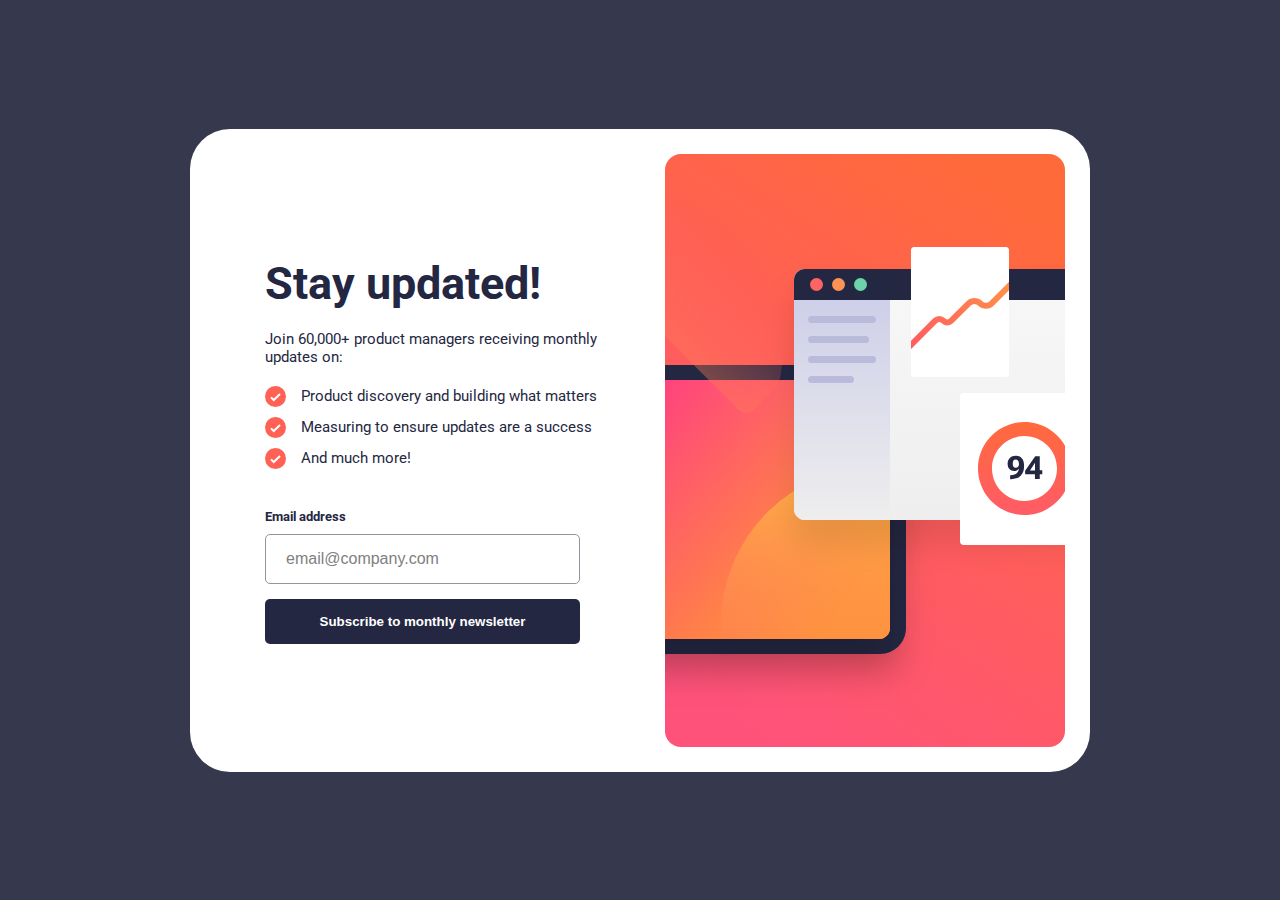
<file: index.html>
<!DOCTYPE html>
<html lang="en">
  <head>
    <meta charset="UTF-8" />
    <meta name="viewport" content="width=device-width, initial-scale=1.0" />
    <link
      rel="icon"
      type="image/png"
      sizes="32x32"
      href="./assets/images/favicon-32x32.png"
    />
    <link rel="stylesheet" href="style.css" />
    <title>Newsletter sign-up form</title>
  </head>
  <body>
    <main>
      <section>
        <h1>Stay updated!</h1>
        <p>Join 60,000+ product managers receiving monthly updates on:</p>

        <ul>
          <li>
            <img src="assets/images/icon-list.svg" alt="icon" /> Product
            discovery and building what matters
          </li>
          <li>
            <img src="assets/images/icon-list.svg" alt="icon" /> Measuring to
            ensure updates are a success
          </li>
          <li>
            <img src="assets/images/icon-list.svg" alt="icon" /> And much more!
          </li>
        </ul>

        <form id="myForm">
          <label for="">Email address</label>
          <input id="email" type="text" placeholder="email@company.com" />
          <button onclick="validateEmail()" type="submit">
            Subscribe to monthly newsletter
          </button>
        </form>
      </section>
      <img
        id="cover"
        class="cover"
        src="assets/images/illustration-sign-up-desktop.svg"
        alt="illustration"
      />
    </main>

    <script src="script.js"></script>
  </body>
</html>
</file>
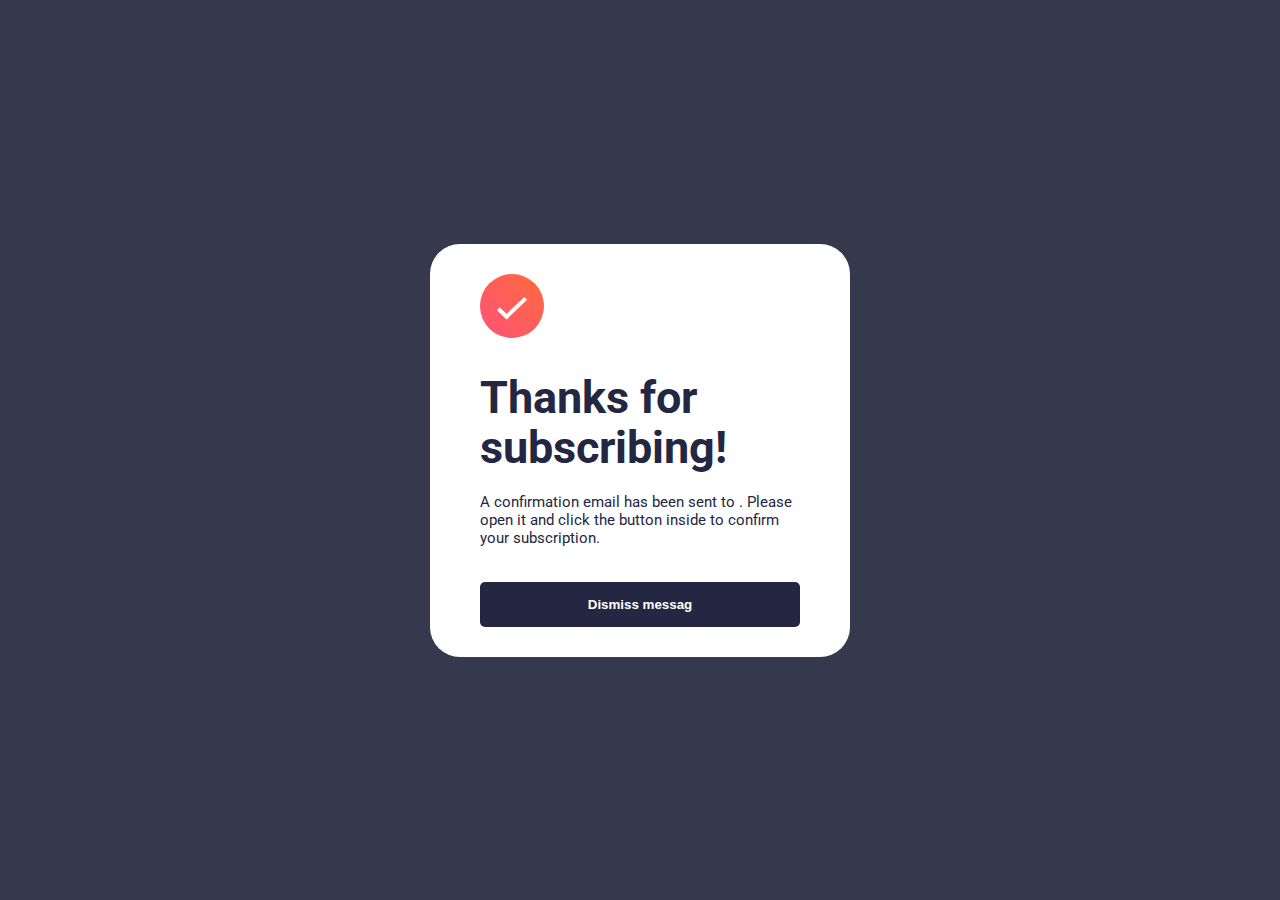
<file: page/success.html>
<!DOCTYPE html>
<html lang="en">
  <head>
    <meta charset="UTF-8" />
    <meta name="viewport" content="width=device-width, initial-scale=1.0" />
    <link rel="stylesheet" href="success.css" />
    <title>success message</title>
  </head>
  <body>
    <main>
      <img src="../assets/images/icon-success.svg" alt="success" />
      <h1>Thanks for <br />subscribing!</h1>
      <p>
        A confirmation email has been sent to
        <span id="userEmail">ash@loremcompany.com</span>. Please open it and
        click the button inside to confirm your subscription.
      </p>
      <button id="dismiss">Dismiss messag</button>
    </main>

    <script>
      const userEmail = localStorage.getItem("userEmail");
      document.getElementById("userEmail").innerHTML = userEmail;

      document.getElementById("dismiss").onclick = function () {
        window.location.href = "../index.html";
      };
    </script>
  </body>
</html>
</file>
<file: style.css>
@import url('https://fonts.googleapis.com/css2?family=Roboto:ital,wght@0,100;0,300;0,400;0,500;0,700;0,900;1,100;1,300;1,400;1,500;1,700;1,900&display=swap');
:root {
    /* ## Colors */

    /* ### Primary */
    --tomato: hsl(4, 100%, 67%);

    /* ### Neutral */
    --darkSlateGrey: hsl(234, 29%, 20%);
    --charcoalGrey: hsl(235, 18%, 26%);
    --grey: hsl(231, 7%, 60%);
    --white: hsl(0, 0%, 100%);
}
*, *::before, *::after {
    padding: 0;
    margin: 0;
    box-sizing: border-box;
}
body {
    font-family: "Roboto", sans-serif;
    font-size: 16px;
    background-color: var(--charcoalGrey);
    min-height: 100vh;
    display: flex;
    align-items: center;
    justify-content: center;
}
main {
    display: flex;
    align-items: center;
    background-color: var(--white);
    padding: 25px;
    border-radius: 40px;
    gap: 50px;
}
main section {
    padding-left: 50px;
}
section h1 {
    color: var(--darkSlateGrey);
    font-size: 45px;
    margin-bottom: 20px;
}
section p {
    color: var(--darkSlateGrey);
    font-size: 15px;
    margin: 20px 0;
    font-weight: 400;
    max-width: 350px;
}
section ul {
    list-style: none;
    display: flex;
    flex-direction: column;
    gap: 10px;
}
section ul li {
    display: flex;
    align-items: center;
    gap: 15px;
    font-size: 15px;
    font-weight: 400;
    color: var(--darkSlateGrey);
}
section form {
    display: flex;
    flex-direction: column;
    max-width: 90%;
    margin-top: 40px;
}
section form label {
    font-size: 13px;
    font-weight: 700;
    color: var(--darkSlateGrey);
    margin-bottom: 10px;
}
section form input {
    outline: none;
    border: none;
    font-size: 16px;
    padding: 15px 0;
    padding-left: 20px;
    border: 1px solid var(--grey);
    border-radius: 5px;
}
section form input::placeholder {
    color: grey;
}
section form button {
    outline: none;
    border: none;
    margin-top: 15px;
    padding: 15px 0;
    background-color: var(--darkSlateGrey);
    color: var(--white);
    font-weight: 600;
    border-radius: 5px;
    transition: 0.4s;
    cursor: pointer;
}
section form button:hover {
    background-color: var(--tomato);
}


@media (max-width: 950px) {
    main {
        max-width: 100%;
        margin: 0px 20px;
    }
}
@media (max-width: 800px) {
    main {
        gap: 20px;
    }
    main section {
        padding-left: 0;
    }
}
@media (max-width: 700px) {
    main {
        flex-direction: column;
    }
    main section {
        order: 2;
    }
}
@media (max-width: 500px) {
    main {
        border-radius: 0px;
        padding: 0px;
        margin: auto;
    }
    main section {
        padding: 30px 20px;
    }
    main img.cover {
        width: 100%;
    }
}
</file>
<file: page/success.css>
@import url('https://fonts.googleapis.com/css2?family=Roboto:ital,wght@0,100;0,300;0,400;0,500;0,700;0,900;1,100;1,300;1,400;1,500;1,700;1,900&display=swap');
:root {
    /* ## Colors */

    /* ### Primary */
    --tomato: hsl(4, 100%, 67%);

    /* ### Neutral */
    --darkSlateGrey: hsl(234, 29%, 20%);
    --charcoalGrey: hsl(235, 18%, 26%);
    --grey: hsl(231, 7%, 60%);
    --white: hsl(0, 0%, 100%);
}
*, *::before, *::after {
    padding: 0;
    margin: 0;
    box-sizing: border-box;
}
body {
    font-family: "Roboto", sans-serif;
    font-size: 16px;
    background-color: var(--charcoalGrey);
    min-height: 100vh;
    display: flex;
    align-items: center;
    justify-content: center;
}
main {
    display: flex;
    flex-direction: column;
    align-items: flex-start;
    background-color: var(--white);
    max-width: 420px;
    padding: 30px 50px;
    border-radius: 30px;
    gap: 20px;
}
main h1 {
    font-size: 45px;
    line-height: 50px;
    color: var(--darkSlateGrey);
    margin-top: 15px;
}
main p {
    font-size: 15px;
    color: var(--darkSlateGrey);
    font-weight: 400;
}
main p span {
    font-weight: 700;
}
main button {
    width: 100%;
    outline: none;
    border: none;
    margin-top: 15px;
    padding: 15px 0;
    background-color: var(--darkSlateGrey);
    color: var(--white);
    font-weight: 600;
    border-radius: 5px;
    transition: 0.4s;
    cursor: pointer;
}
main button:hover {
    background-color: var(--tomato);
}

@media (max-width: 500px) {
    body {
        background: white;
    }
    main {
        max-width: 100%;
        border-radius: 0;
        padding-top: 120px;
        padding-left: 30px;
    }
    main button {
        margin-top: 200px;
    }
}
</file>
